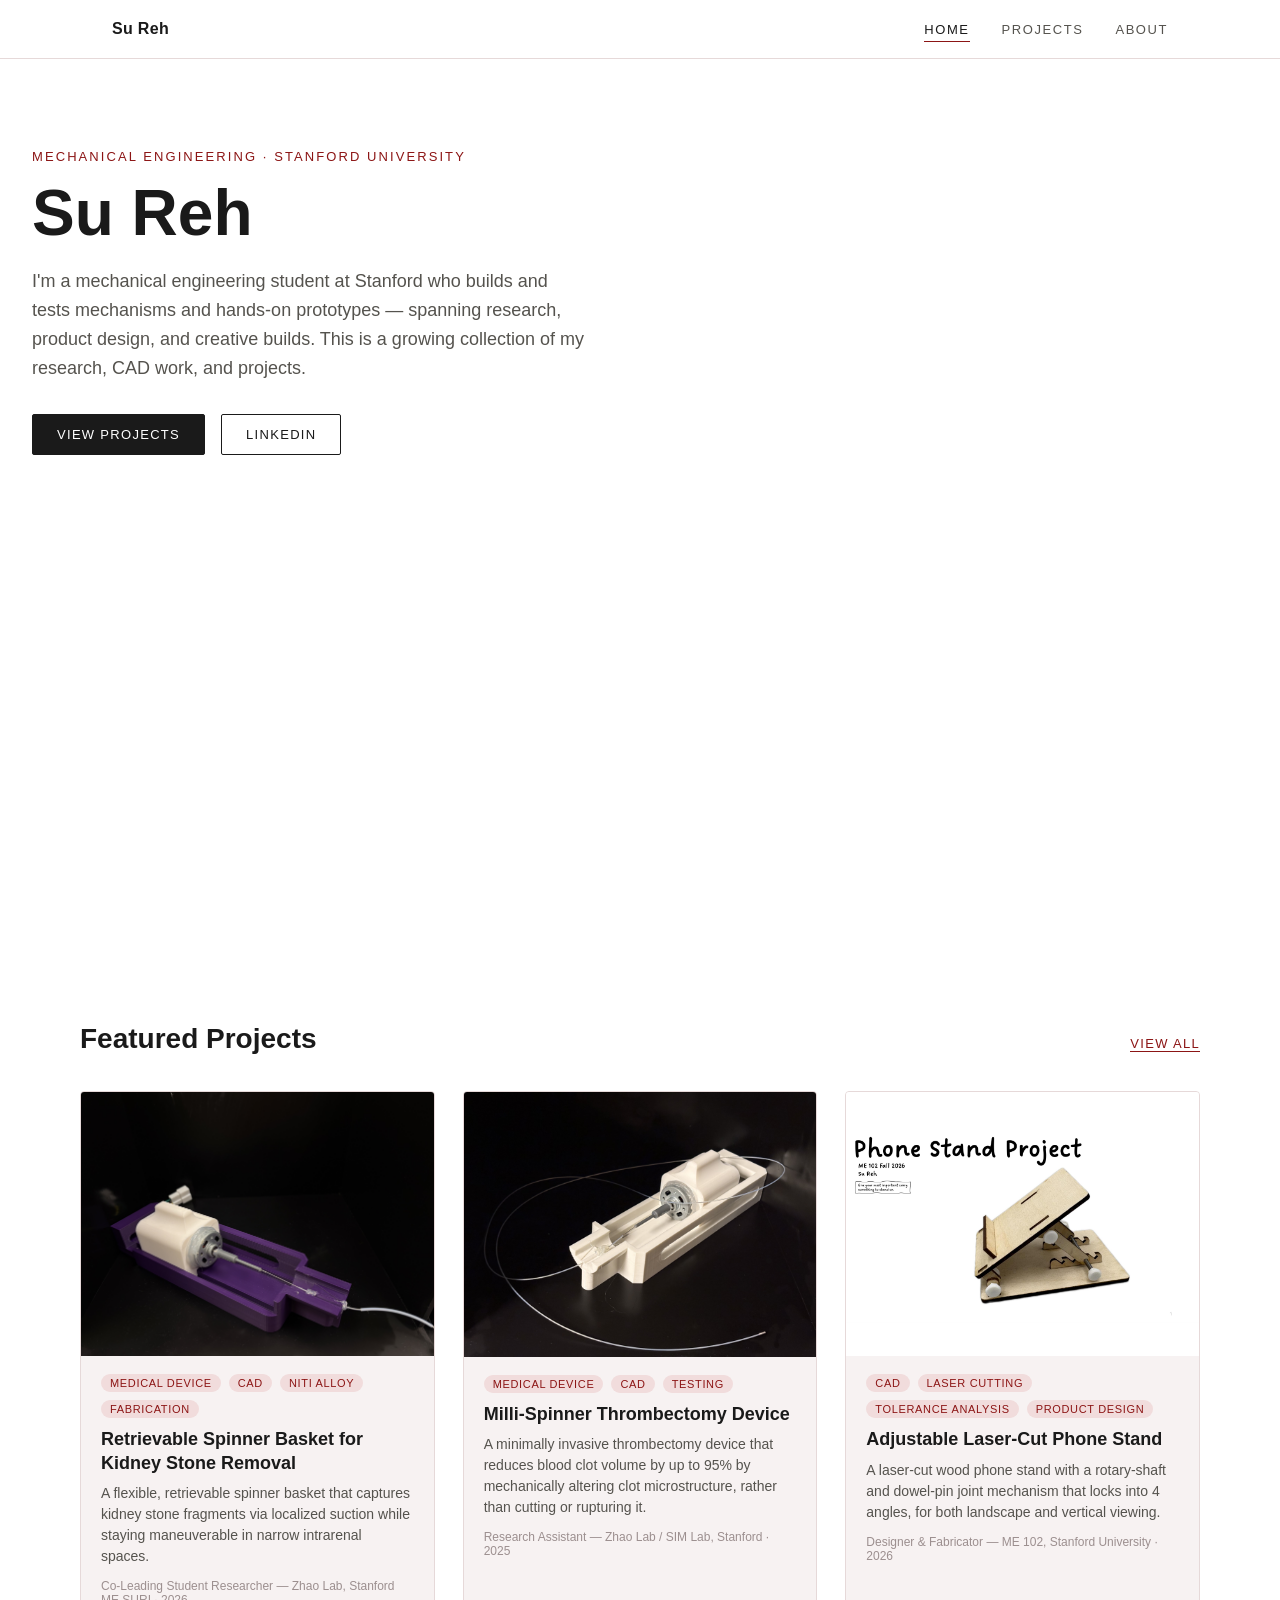
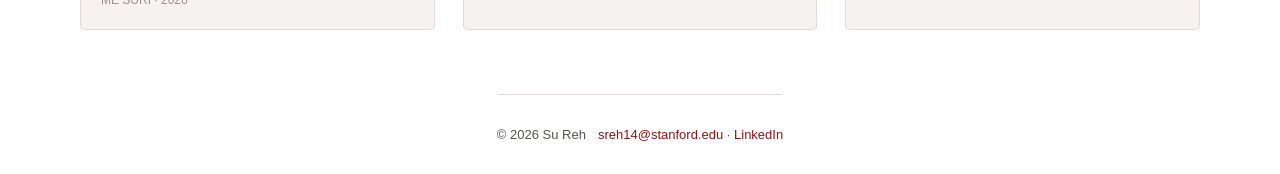
<file: index.html>
<!DOCTYPE html>
<html lang="en">
<head>
  <meta charset="UTF-8">
  <meta name="viewport" content="width=device-width, initial-scale=1.0">
  <title>Su Reh — Portfolio</title>
  <link rel="stylesheet" href="css/style.css">
</head>
<body data-page="home">

  <header class="site-header">
    <nav class="nav">
      <a href="index.html" class="nav-name">Su Reh</a>
      <ul class="nav-links">
        <li><a href="index.html" data-page="home">Home</a></li>
        <li><a href="projects.html" data-page="projects">Projects</a></li>
        <li><a href="about.html" data-page="about">About</a></li>
      </ul>
      <button class="nav-toggle" aria-label="Toggle menu">&#9776;</button>
    </nav>
  </header>

  <main>
    <section class="hero">
      <video class="hero-bg-video" autoplay muted loop playsinline>
        <source src="assets/videos/hero-bg.mp4" type="video/mp4">
      </video>
      <div class="hero-bg-overlay"></div>
      <div class="hero-content">
        <p class="hero-eyebrow">Mechanical Engineering · Stanford University</p>
        <h1 id="hero-name">Su Reh</h1>
        <p class="lead" id="hero-intro"></p>
        <div class="hero-actions">
          <a href="projects.html" class="btn btn-primary">View Projects</a>
          <a href="#" class="btn" data-linkedin-link target="_blank" rel="noopener">LinkedIn</a>
        </div>
      </div>
    </section>

    <section class="section container">
      <div class="section-head">
        <h2>Featured Projects</h2>
        <a href="projects.html" class="view-all">View All</a>
      </div>
      <div class="project-grid" id="featured-grid"></div>
    </section>
  </main>

  <footer class="site-footer container">
    <span>&copy; <span id="year"></span> Su Reh</span>
    <span>
      <a href="#" data-email-link>sreh14@stanford.edu</a> ·
      <a href="#" data-linkedin-link target="_blank" rel="noopener">LinkedIn</a>
    </span>
  </footer>

  <script src="js/data.js"></script>
  <script src="js/main.js"></script>
  <script>
    document.getElementById("hero-name").textContent = PROFILE.name;
    document.getElementById("hero-intro").textContent = PROFILE.homeIntro;
    document.getElementById("year").textContent = new Date().getFullYear();

    const featured = PROJECTS.filter((p) => p.featured).slice(0, 3);
    const gridSource = featured.length ? featured : PROJECTS.slice(0, 3);
    renderProjectGrid(document.getElementById("featured-grid"), gridSource);
  </script>
</body>
</html>
</file>
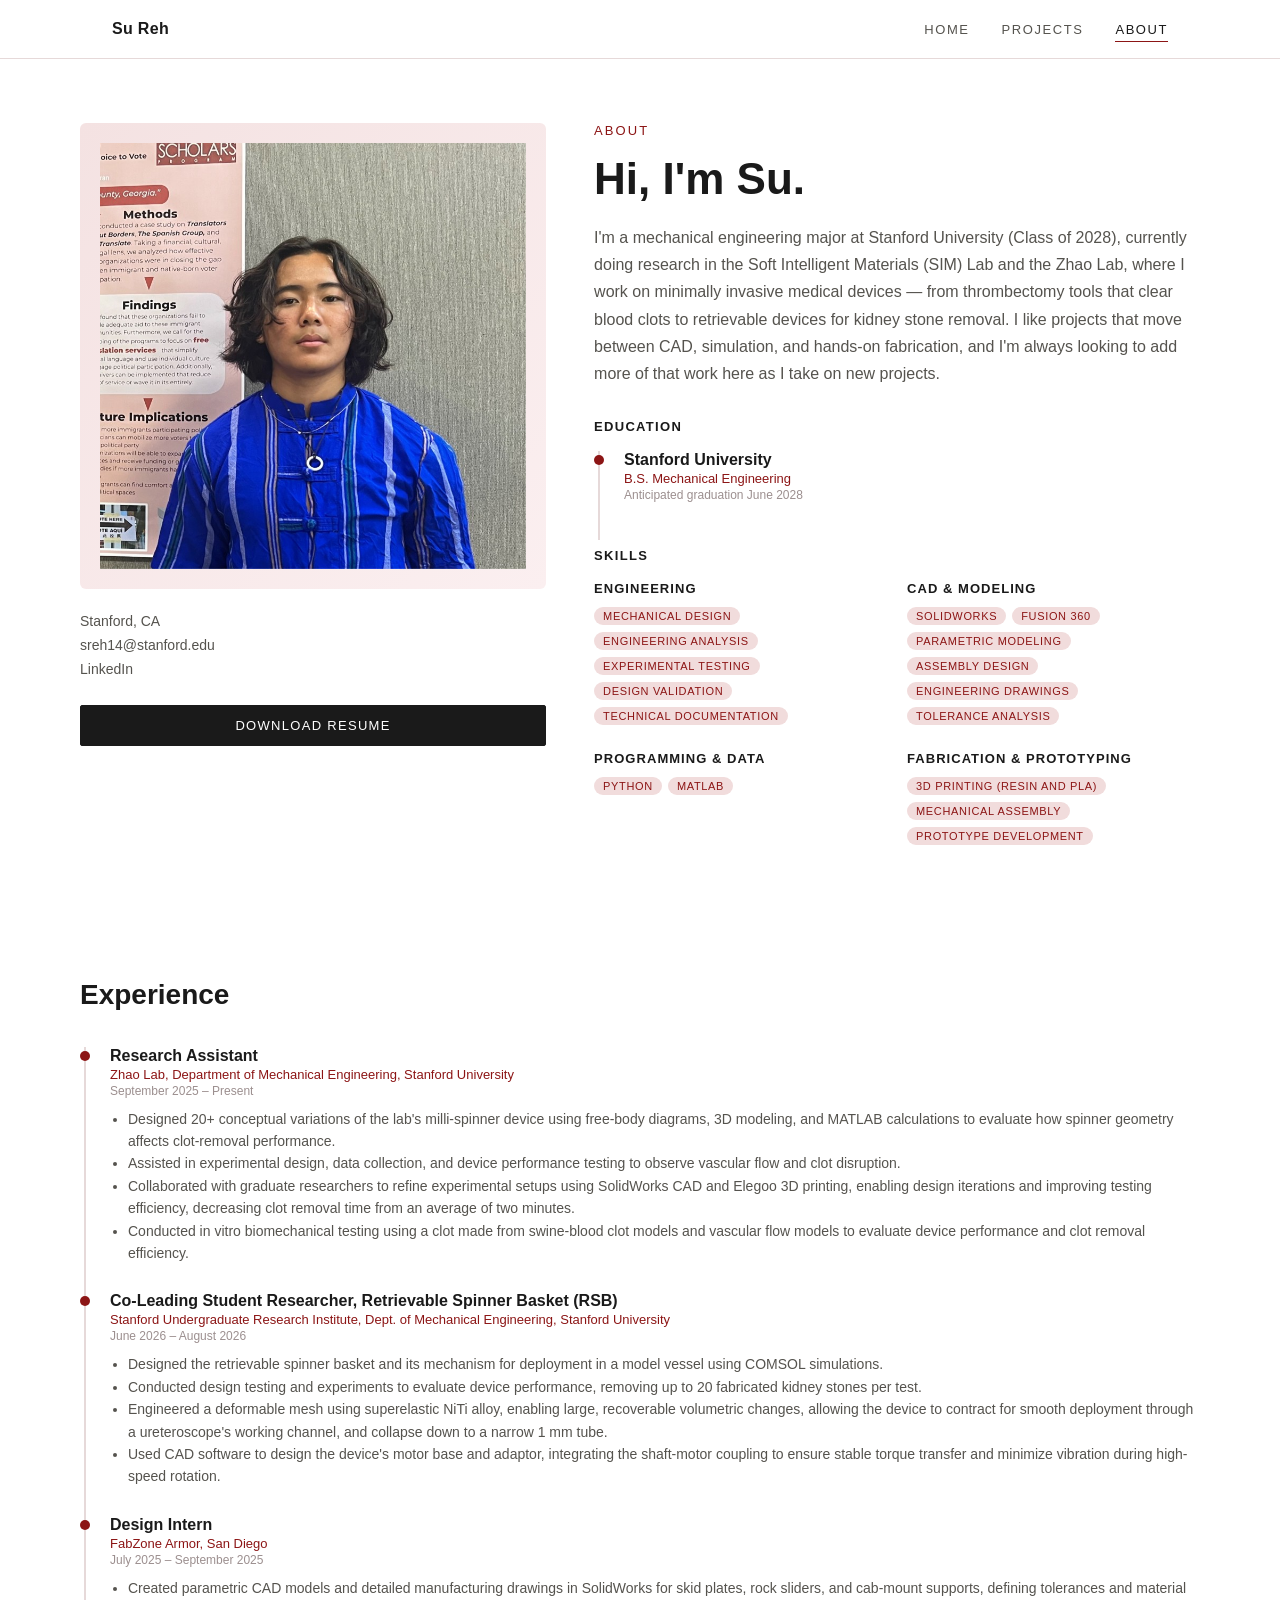
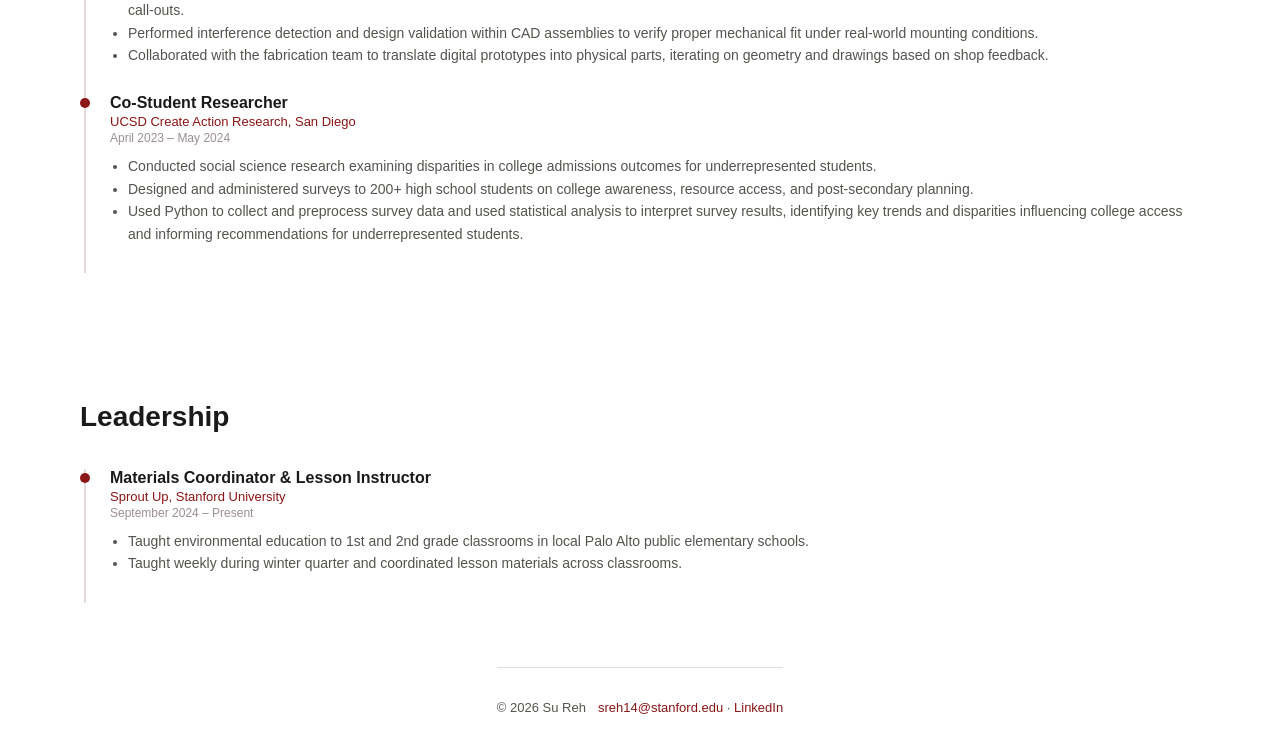
<file: about.html>
<!DOCTYPE html>
<html lang="en">
<head>
  <meta charset="UTF-8">
  <meta name="viewport" content="width=device-width, initial-scale=1.0">
  <title>About — Su Reh</title>
  <link rel="stylesheet" href="css/style.css">
</head>
<body data-page="about">

  <header class="site-header">
    <nav class="nav">
      <a href="index.html" class="nav-name">Su Reh</a>
      <ul class="nav-links">
        <li><a href="index.html" data-page="home">Home</a></li>
        <li><a href="projects.html" data-page="projects">Projects</a></li>
        <li><a href="about.html" data-page="about">About</a></li>
      </ul>
      <button class="nav-toggle" aria-label="Toggle menu">&#9776;</button>
    </nav>
  </header>

  <main>
    <section class="section container">
      <div class="about-grid">
        <div>
          <img class="about-photo" id="about-photo" src="assets/images/su-reh-photo.jpg" alt="Su Reh" style="object-fit: cover;">
          <ul class="contact-list">
            <li id="about-location"></li>
            <li><a href="#" data-email-link id="about-email"></a></li>
            <li><a href="#" data-linkedin-link target="_blank" rel="noopener">LinkedIn</a></li>
          </ul>
          <a href="#" class="btn btn-primary" data-resume-link target="_blank" rel="noopener" style="margin-top:20px; width:100%; text-align:center;">Download Resume</a>
        </div>

        <div>
          <p class="hero-eyebrow">About</p>
          <h1 style="font-size: clamp(30px, 5vw, 44px); margin: 0 0 20px;">Hi, I'm Su.</h1>
          <p id="about-bio" style="font-size: 16px; line-height: 1.7; color: var(--ink-soft);"></p>

          <h4 style="text-transform:uppercase; letter-spacing:.1em; font-size:13px; margin-top:32px;">Education</h4>
          <div id="about-education"></div>

          <h4 style="text-transform:uppercase; letter-spacing:.1em; font-size:13px; margin-top:8px;">Skills</h4>
          <div class="skills-grid" id="about-skills"></div>
        </div>
      </div>
    </section>

    <section class="section container">
      <div class="section-head"><h2>Experience</h2></div>
      <div id="about-experience"></div>
    </section>

    <section class="section container">
      <div class="section-head"><h2>Leadership</h2></div>
      <div id="about-leadership"></div>
    </section>
  </main>

  <footer class="site-footer container">
    <span>&copy; <span id="year"></span> Su Reh</span>
    <span>
      <a href="#" data-email-link>sreh14@stanford.edu</a> ·
      <a href="#" data-linkedin-link target="_blank" rel="noopener">LinkedIn</a>
    </span>
  </footer>

  <script src="js/data.js"></script>
  <script src="js/main.js"></script>
  <script>
    document.getElementById("year").textContent = new Date().getFullYear();
    document.getElementById("about-bio").textContent = PROFILE.aboutBio;
    document.getElementById("about-location").textContent = PROFILE.location;
    document.getElementById("about-email").textContent = PROFILE.email;

    document.getElementById("about-education").innerHTML = PROFILE.education.map((e) => `
      <div class="timeline-item">
        <h4>${escapeHTML(e.school)}</h4>
        <div class="org">${escapeHTML(e.detail)}</div>
        <div class="date">${escapeHTML(e.date)}</div>
      </div>`).join("");

    document.getElementById("about-skills").innerHTML = PROFILE.skills.map((s) => `
      <div>
        <h4>${escapeHTML(s.category)}</h4>
        <div>${s.items.map((i) => `<span class="tag">${escapeHTML(i)}</span>`).join("")}</div>
      </div>`).join("");

    function renderTimeline(containerId, items) {
      document.getElementById(containerId).innerHTML = items.map((item) => `
        <div class="timeline-item">
          <h4>${escapeHTML(item.role)}</h4>
          <div class="org">${escapeHTML(item.org)}</div>
          <div class="date">${escapeHTML(item.date)}</div>
          <ul>${item.bullets.map((b) => `<li>${escapeHTML(b)}</li>`).join("")}</ul>
        </div>`).join("");
    }

    renderTimeline("about-experience", PROFILE.experience);
    renderTimeline("about-leadership", PROFILE.leadership);
  </script>
</body>
</html>
</file>
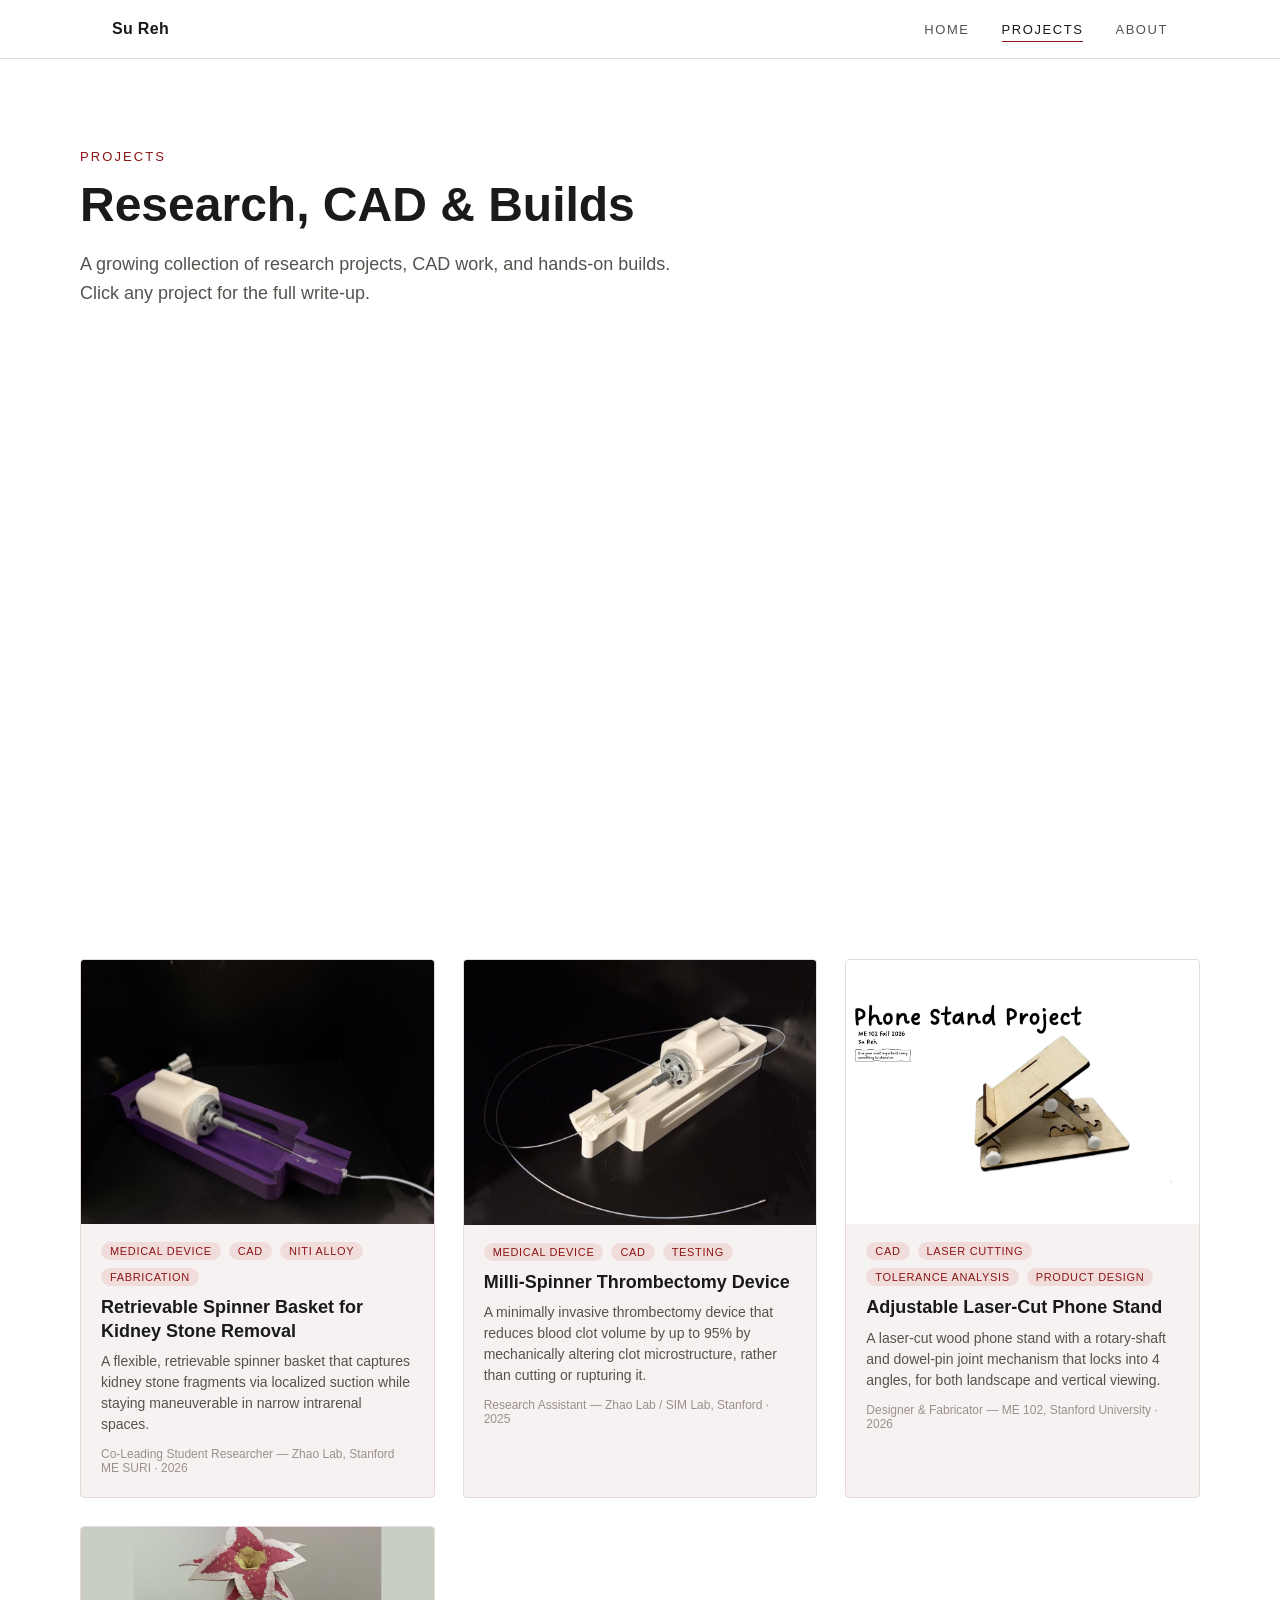
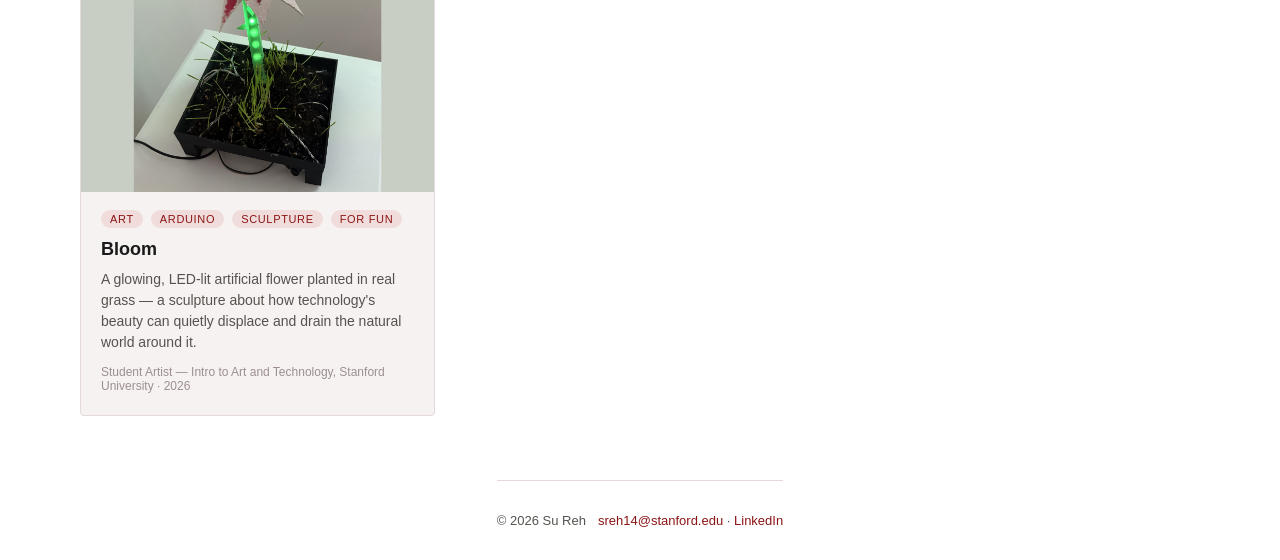
<file: projects.html>
<!DOCTYPE html>
<html lang="en">
<head>
  <meta charset="UTF-8">
  <meta name="viewport" content="width=device-width, initial-scale=1.0">
  <title>Projects — Su Reh</title>
  <link rel="stylesheet" href="css/style.css">
</head>
<body data-page="projects">

  <header class="site-header">
    <nav class="nav">
      <a href="index.html" class="nav-name">Su Reh</a>
      <ul class="nav-links">
        <li><a href="index.html" data-page="home">Home</a></li>
        <li><a href="projects.html" data-page="projects">Projects</a></li>
        <li><a href="about.html" data-page="about">About</a></li>
      </ul>
      <button class="nav-toggle" aria-label="Toggle menu">&#9776;</button>
    </nav>
  </header>

  <main>
    <section class="hero container" style="padding-bottom: 32px;">
      <p class="hero-eyebrow">Projects</p>
      <h1 style="font-size: clamp(30px, 5vw, 48px);">Research, CAD &amp; Builds</h1>
      <p class="lead">A growing collection of research projects, CAD work, and hands-on builds. Click any project for the full write-up.</p>
    </section>

    <section class="section container" style="padding-top: 0;">
      <div class="project-grid" id="all-projects-grid"></div>
    </section>
  </main>

  <footer class="site-footer container">
    <span>&copy; <span id="year"></span> Su Reh</span>
    <span>
      <a href="#" data-email-link>sreh14@stanford.edu</a> ·
      <a href="#" data-linkedin-link target="_blank" rel="noopener">LinkedIn</a>
    </span>
  </footer>

  <script src="js/data.js"></script>
  <script src="js/main.js"></script>
  <script>
    document.getElementById("year").textContent = new Date().getFullYear();
    renderProjectGrid(document.getElementById("all-projects-grid"), PROJECTS);
  </script>
</body>
</html>
</file>
<file: css/style.css>
/* ============================================================
   BASE / VARIABLES
   ============================================================ */
:root {
  --bg: #ffffff;
  --bg-alt: #f7f2f2;
  --ink: #1a1a1a;
  --ink-soft: #55534e;
  --line: #e6d9d9;
  --accent: #8c1515;
  --accent-soft: #f1dcdc;
  --max-width: 1120px;
  --gap: 28px;
  font-family: -apple-system, "Segoe UI", "Helvetica Neue", Arial, sans-serif;
}

* { box-sizing: border-box; }

html, body {
  margin: 0;
  padding: 0;
  background: var(--bg);
  color: var(--ink);
  scroll-behavior: smooth;
}

body {
  min-height: 100vh;
  display: flex;
  flex-direction: column;
}

img, video { max-width: 100%; display: block; }

a { color: inherit; text-decoration: none; }

.container {
  max-width: var(--max-width);
  margin: 0 auto;
  padding: 0 32px;
}

/* ============================================================
   NAV
   ============================================================ */
.site-header {
  position: sticky;
  top: 0;
  z-index: 50;
  background: rgba(255, 255, 255, 0.92);
  backdrop-filter: blur(6px);
  border-bottom: 1px solid var(--line);
}

.nav {
  max-width: var(--max-width);
  margin: 0 auto;
  padding: 20px 32px;
  display: flex;
  align-items: center;
  justify-content: space-between;
}

.nav-name {
  font-size: 16px;
  font-weight: 600;
  letter-spacing: 0.02em;
}

.nav-links {
  display: flex;
  gap: 32px;
  list-style: none;
  margin: 0;
  padding: 0;
}

.nav-links a {
  font-size: 13px;
  text-transform: uppercase;
  letter-spacing: 0.12em;
  color: var(--ink-soft);
  padding: 4px 0;
  border-bottom: 1px solid transparent;
  transition: color 0.15s, border-color 0.15s;
}

.nav-links a:hover,
.nav-links a.active {
  color: var(--ink);
  border-color: var(--accent);
}

.nav-toggle {
  display: none;
  background: none;
  border: none;
  font-size: 22px;
  cursor: pointer;
  color: var(--ink);
}

@media (max-width: 720px) {
  .nav-toggle { display: block; }
  .nav-links {
    position: fixed;
    top: 66px;
    left: 0;
    right: 0;
    background: var(--bg);
    flex-direction: column;
    gap: 0;
    border-bottom: 1px solid var(--line);
    max-height: 0;
    overflow: hidden;
    transition: max-height 0.25s ease;
  }
  .nav-links.open { max-height: 320px; }
  .nav-links li { border-top: 1px solid var(--line); }
  .nav-links a { display: block; padding: 16px 32px; }
}

/* ============================================================
   HERO / HOME
   ============================================================ */
.hero {
  position: relative;
  overflow: hidden;
  min-height: 100vh;
  display: flex;
  flex-direction: column;
  justify-content: flex-start;
  padding: 90px 0 64px;
}

.hero-bg-video {
  position: absolute;
  inset: 0;
  width: 100%;
  height: 100%;
  object-fit: cover;
  z-index: 0;
  pointer-events: none;
}

.hero-bg-overlay {
  position: absolute;
  inset: 0;
  background: linear-gradient(
    to bottom,
    rgba(255, 255, 255, 0.18) 0%,
    rgba(255, 255, 255, 0.32) 50%,
    var(--bg) 100%
  );
  z-index: 1;
  pointer-events: none;
}

.hero-content {
  position: relative;
  z-index: 2;
  max-width: 620px;
  padding: 0 32px;
}

.hero-eyebrow {
  font-size: 13px;
  text-transform: uppercase;
  letter-spacing: 0.16em;
  color: var(--accent);
  margin: 0 0 16px;
}

.hero h1 {
  font-size: clamp(36px, 6vw, 64px);
  line-height: 1.05;
  margin: 0 0 20px;
  font-weight: 700;
}

.hero p.lead {
  font-size: 18px;
  line-height: 1.6;
  color: var(--ink-soft);
  max-width: 620px;
  margin: 0 0 32px;
}

.hero-actions {
  display: flex;
  gap: 16px;
  flex-wrap: wrap;
}

/* ============================================================
   BUTTONS
   ============================================================ */
.btn {
  display: inline-block;
  padding: 12px 24px;
  font-size: 13px;
  text-transform: uppercase;
  letter-spacing: 0.1em;
  border: 1px solid var(--ink);
  border-radius: 2px;
  transition: background 0.15s, color 0.15s;
}

.btn:hover { background: var(--ink); color: var(--bg); }

.btn-primary {
  background: var(--ink);
  color: var(--bg);
  border-color: var(--ink);
}

.btn-primary:hover {
  background: var(--accent);
  border-color: var(--accent);
  color: #fff;
}

/* ============================================================
   SECTION HEADINGS
   ============================================================ */
.section {
  padding: 64px 0;
}

.section-head {
  display: flex;
  align-items: baseline;
  justify-content: space-between;
  margin-bottom: 36px;
  flex-wrap: wrap;
  gap: 12px;
}

.section-head h2 {
  font-size: 28px;
  margin: 0;
  font-weight: 700;
}

.section-head .view-all {
  font-size: 13px;
  text-transform: uppercase;
  letter-spacing: 0.1em;
  color: var(--accent);
  border-bottom: 1px solid var(--accent);
}

/* ============================================================
   PROJECT GRID + CARDS
   ============================================================ */
.project-grid {
  display: grid;
  grid-template-columns: repeat(auto-fill, minmax(300px, 1fr));
  gap: var(--gap);
}

.project-card {
  cursor: pointer;
  background: var(--bg-alt);
  border: 1px solid var(--line);
  border-radius: 4px;
  overflow: hidden;
  transition: transform 0.18s ease, box-shadow 0.18s ease;
}

.project-card:hover {
  transform: translateY(-4px);
  box-shadow: 0 12px 24px -12px rgba(0, 0, 0, 0.18);
}

.card-media {
  position: relative;
  width: 100%;
  aspect-ratio: 4 / 3;
  background: linear-gradient(135deg, #f4e2e2, #fbeff0);
  display: flex;
  align-items: center;
  justify-content: center;
  overflow: hidden;
}

.card-media img {
  width: 100%;
  height: 100%;
  object-fit: cover;
}

.card-media video {
  width: 100%;
  height: 100%;
  object-fit: contain;
  background: #111;
}

.media-placeholder {
  display: flex;
  flex-direction: column;
  align-items: center;
  gap: 8px;
  color: #a67373;
  font-size: 12px;
  text-align: center;
  padding: 16px;
}

.media-placeholder svg { width: 32px; height: 32px; opacity: 0.6; }

.card-body {
  padding: 18px 20px 22px;
}

.card-tags {
  display: flex;
  gap: 8px;
  flex-wrap: wrap;
  margin-bottom: 10px;
}

.tag {
  font-size: 11px;
  text-transform: uppercase;
  letter-spacing: 0.06em;
  color: var(--accent);
  background: var(--accent-soft);
  padding: 3px 9px;
  border-radius: 100px;
}

.card-body h3 {
  font-size: 18px;
  margin: 0 0 8px;
  line-height: 1.3;
}

.card-body p {
  font-size: 14px;
  color: var(--ink-soft);
  line-height: 1.5;
  margin: 0;
}

.card-meta {
  font-size: 12px;
  color: #9c8f8f;
  margin-top: 12px;
}

/* ============================================================
   MODAL (Project detail)
   ============================================================ */
.modal-overlay {
  position: fixed;
  inset: 0;
  background: rgba(20, 19, 17, 0.55);
  display: none;
  align-items: flex-start;
  justify-content: center;
  padding: 40px 16px;
  overflow-y: auto;
  z-index: 100;
}

.modal-overlay.open { display: flex; }

.modal {
  background: var(--bg);
  max-width: 760px;
  width: 100%;
  border-radius: 6px;
  padding: 40px;
  position: relative;
}

.modal-close {
  position: absolute;
  top: 16px;
  right: 16px;
  background: none;
  border: none;
  font-size: 22px;
  cursor: pointer;
  color: var(--ink-soft);
  line-height: 1;
}

.modal-tags { display: flex; gap: 8px; flex-wrap: wrap; margin-bottom: 14px; }

.modal h2 { font-size: 28px; margin: 0 0 6px; }

.modal .modal-role {
  color: var(--accent);
  font-size: 14px;
  margin: 0 0 24px;
}

.modal-media-main {
  width: 100%;
  aspect-ratio: 16 / 10;
  border-radius: 4px;
  overflow: hidden;
  margin-bottom: 12px;
  background: linear-gradient(135deg, #f4e2e2, #fbeff0);
  display: flex;
  align-items: center;
  justify-content: center;
}

.modal-media-main img { width: 100%; height: 100%; object-fit: cover; }
.modal-media-main video { width: 100%; height: 100%; object-fit: contain; background: #111; }

.modal-thumbs {
  display: flex;
  gap: 8px;
  margin-bottom: 28px;
  flex-wrap: wrap;
}

.modal-thumbs img,
.modal-thumbs video {
  width: 72px;
  height: 54px;
  object-fit: cover;
  border-radius: 3px;
  cursor: pointer;
  border: 2px solid transparent;
  opacity: 0.75;
}

.modal-thumbs video { object-fit: contain; background: #111; }

.modal-thumbs .active { border-color: var(--accent); opacity: 1; }

.modal-body p { line-height: 1.7; color: var(--ink-soft); margin: 0 0 16px; }

.modal-block h4 {
  font-size: 13px;
  text-transform: uppercase;
  letter-spacing: 0.1em;
  color: var(--ink);
  margin: 24px 0 8px;
}

.modal-tools { display: flex; gap: 8px; flex-wrap: wrap; }

/* ============================================================
   ABOUT PAGE
   ============================================================ */
.about-grid {
  display: grid;
  grid-template-columns: 1fr 1.3fr;
  gap: 48px;
}

@media (max-width: 800px) {
  .about-grid { grid-template-columns: 1fr; }
}

.about-photo {
  width: 100%;
  aspect-ratio: 1;
  border-radius: 6px;
  background: linear-gradient(135deg, #f4e2e2, #fbeff0);
  display: flex;
  align-items: center;
  justify-content: center;
  color: #a67373;
  font-size: 13px;
  text-align: center;
  padding: 20px;
}

.contact-list {
  list-style: none;
  padding: 0;
  margin: 24px 0 0;
  font-size: 14px;
  color: var(--ink-soft);
}

.contact-list li { margin-bottom: 8px; }

.timeline-item { padding-bottom: 28px; border-left: 2px solid var(--line); padding-left: 24px; position: relative; margin-left: 4px; }

.timeline-item::before {
  content: "";
  position: absolute;
  left: -6px;
  top: 4px;
  width: 10px;
  height: 10px;
  border-radius: 50%;
  background: var(--accent);
}

.timeline-item h4 { margin: 0 0 2px; font-size: 16px; }
.timeline-item .org { font-size: 13px; color: var(--accent); margin-bottom: 2px; }
.timeline-item .date { font-size: 12px; color: #9c8f8f; margin-bottom: 10px; }
.timeline-item ul { margin: 0; padding-left: 18px; color: var(--ink-soft); font-size: 14px; line-height: 1.6; }

.skills-grid {
  display: grid;
  grid-template-columns: repeat(auto-fit, minmax(220px, 1fr));
  gap: 20px;
  margin-top: 16px;
}

.skills-grid h4 { font-size: 13px; text-transform: uppercase; letter-spacing: 0.08em; margin: 0 0 10px; }
.skills-grid .tag { margin: 0 6px 6px 0; display: inline-block; }

/* ============================================================
   FOOTER
   ============================================================ */
.site-footer {
  border-top: 1px solid var(--line);
  padding: 32px 0;
  margin-top: auto;
  font-size: 13px;
  color: var(--ink-soft);
  display: flex;
  justify-content: space-between;
  flex-wrap: wrap;
  gap: 12px;
}

.site-footer a { color: var(--accent); }

/* ============================================================
   MISC
   ============================================================ */
.empty-note {
  padding: 40px;
  text-align: center;
  color: var(--ink-soft);
  border: 1px dashed var(--line);
  border-radius: 6px;
  font-size: 14px;
}
</file>
